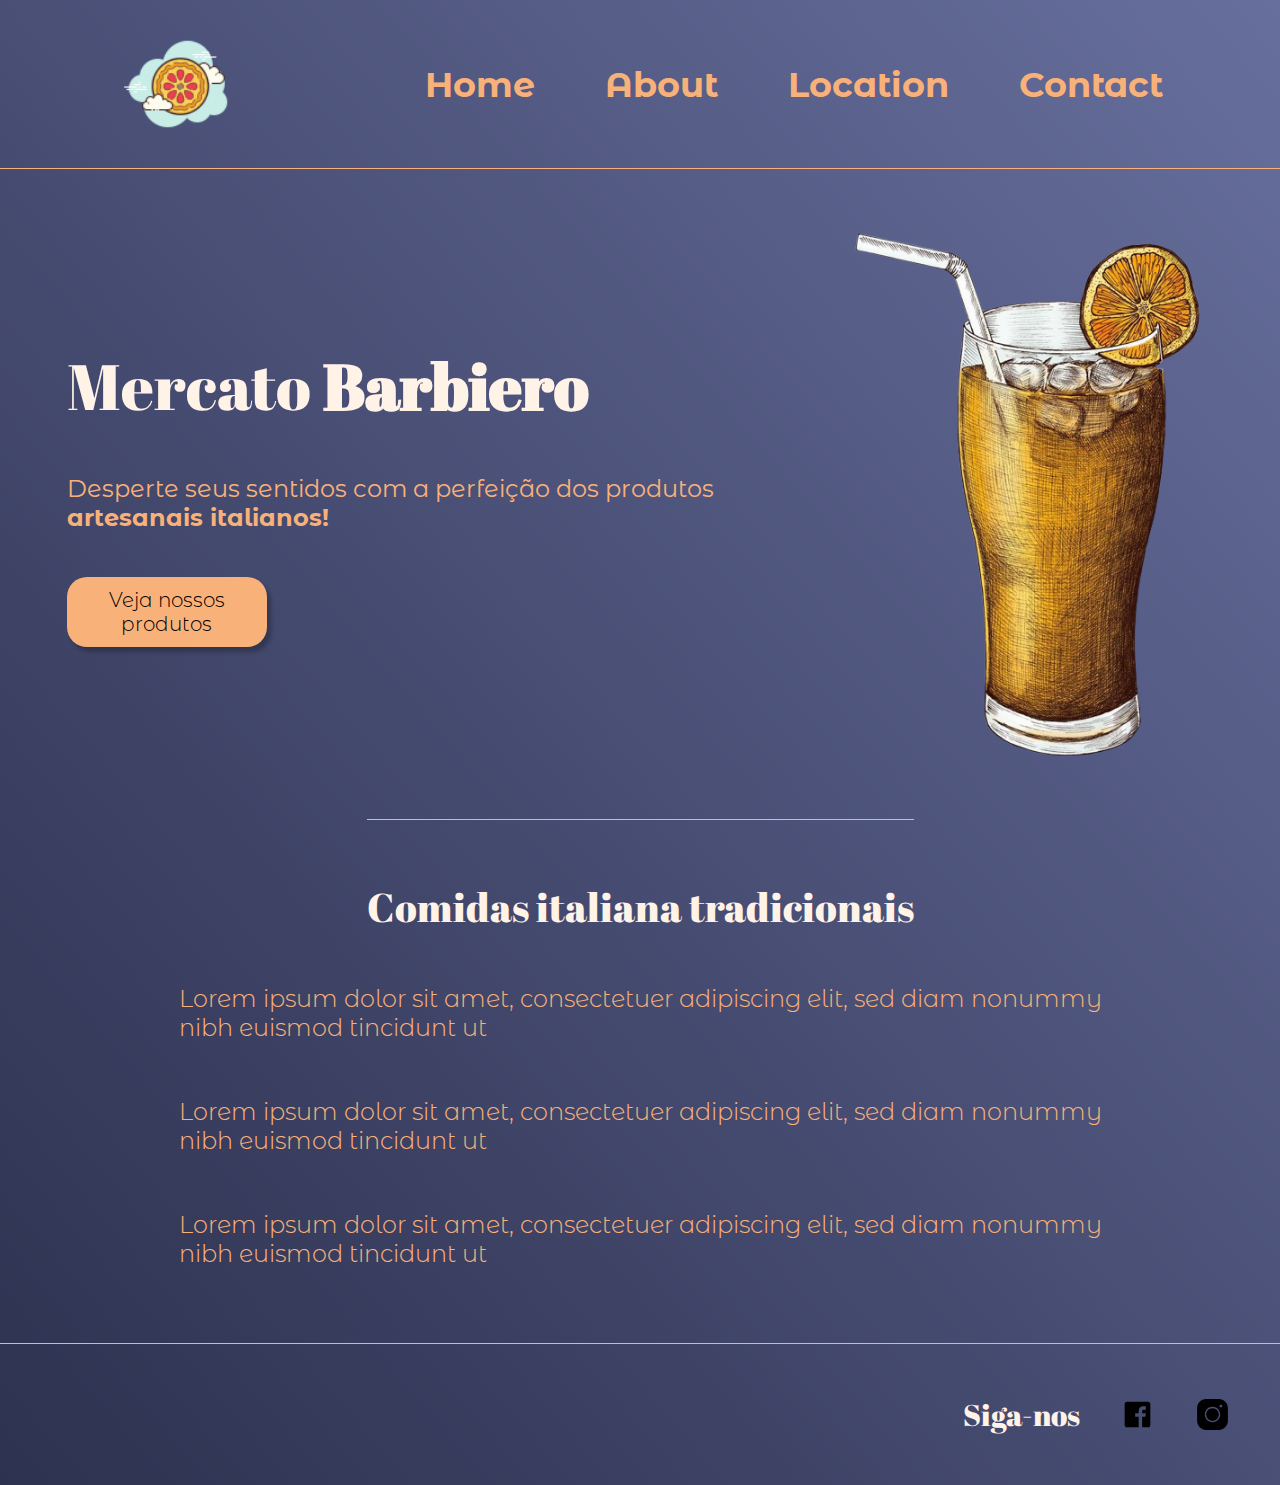
<file: ESTUDOS_CONCEITOS/Landing_Page_Flexbox/index.html>
<!DOCTYPE html>
<html lang="pt-BR">

<head>
    <meta charset="UTF-8">
    <meta name="viewport" content="width=device-width, initial-scale=1.0">

    <link rel="stylesheet" type="text/css" href="./CSS/styles.css">

    <meta name="description" content="Desperte seus sentidos com a perfeição dos produtos artesanais italianos - tradição meticulosamente preservada, qualidade excepcionalmente entregue.">
    <title>Mercato Barbiero - cucina direttamente dall'italia </title>

</head>


<body>

    <header class="top"> 
        <img class="top-img" src="./IMAGES/pizza.png" alt="Logo">
        
        <nav class="top-menu">
            <a class="menu-item"> Home</a>
            <a class="menu-item"> About</a>
            <a class="menu-item"> Location</a>
            <a class="menu-item"> Contact</a>
        </nav>

    </header>

    <main class="mid">
        <section class="mid-prin">
            <div class="mid-prin-div">
                <h1 class="pdiv-titulo">Mercato <strong>Barbiero</strong> </h1>
                <h2 class="pdiv-subtitulo">Desperte seus sentidos com a perfeição dos produtos <br> <strong>artesanais italianos!</strong> </h2>
                <button class="pdiv-botao">Veja nossos produtos</button>
            </div>
            <img class="mid-prin-img" src="./IMAGES/limon.png" alt="Imagem Background">
        </section>

        <section class="mid-sec">            
                <h3 class="sec-titulo">Comidas italiana tradicionais</h3>
                <p class="sec-paragrafo">Lorem ipsum dolor sit amet, consectetuer adipiscing elit, sed diam nonummy <br> nibh euismod tincidunt ut</p>
                <p class="sec-paragrafo">Lorem ipsum dolor sit amet, consectetuer adipiscing elit, sed diam nonummy <br>nibh euismod tincidunt ut</p>
                <p class="sec-paragrafo">Lorem ipsum dolor sit amet, consectetuer adipiscing elit, sed diam nonummy <br>nibh euismod tincidunt ut</p>
        </section>      
    </main>

    <footer class="rodape">   
        
        <p class="rodape-p"> Siga-nos</p>

        <img class="rodape-img" src="./IMAGES/icons8-facebook.svg" alt="facebook_icon">

        <img class="rodape-img" src="./IMAGES/icons8-instagram.svg" alt="instagram_icon">

        

    </footer>

</body>


</html>
</file>
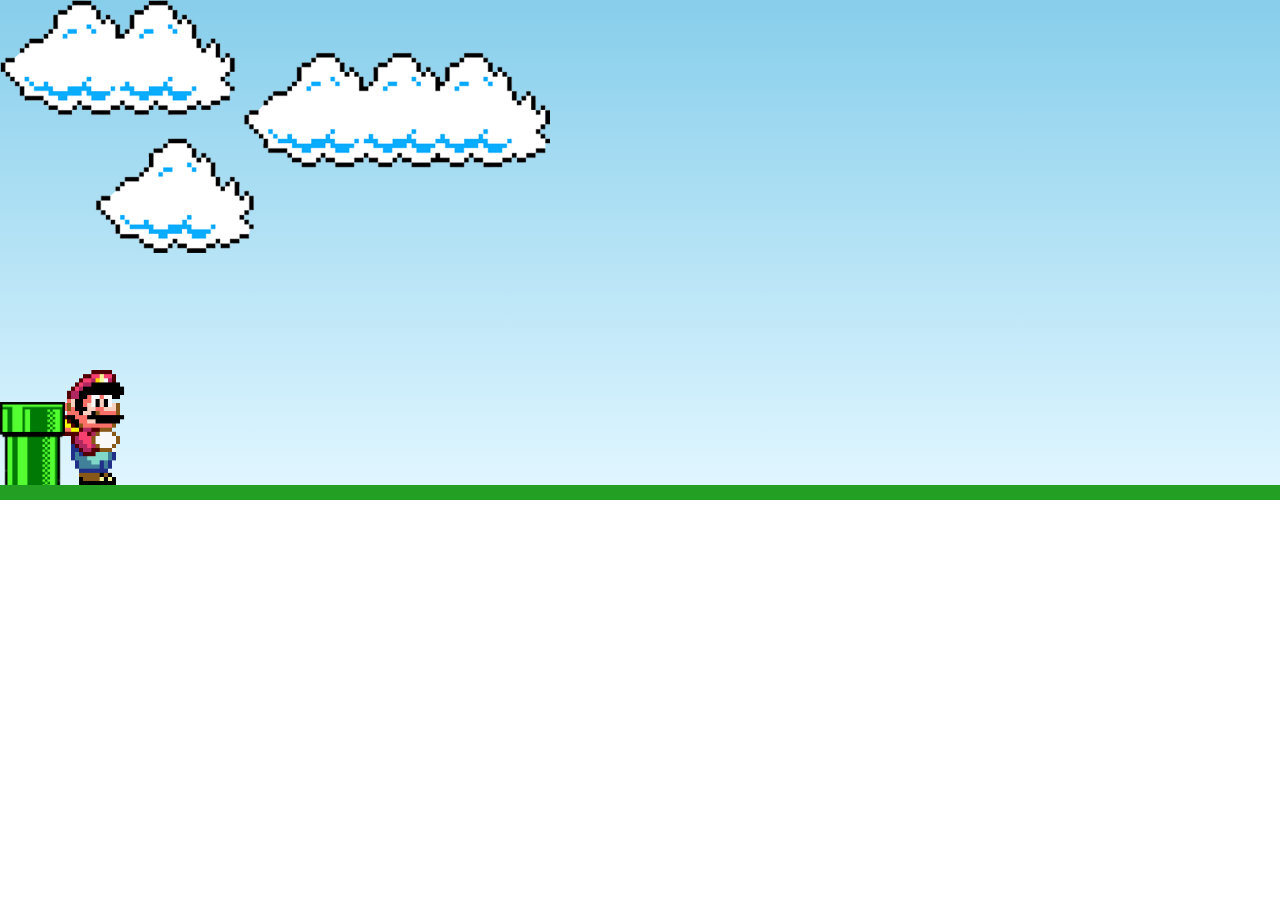
<file: ESTUDOS_CONCEITOS/Mario-Jump/index.html>
<!DOCTYPE html>
<html lang="en">
<head>
    <meta charset="UTF-8">
    <meta name="viewport" content="width=device-width, initial-scale=1.0">

    <link rel="stylesheet" href="./css/style.css">
    <script defer src="./js/script.js"></script>

    <title>Mario Jump</title>
</head>
<body>

    <div class="game-board">

        <img src="./images/clouds.png" class="clouds">
        <img src="./images/mario.gif" class="mario">
        <img src="./images/pipe.png" class="pipe">


    </div>
    
</body>
</html>
</file>
<file: ESTUDOS_CONCEITOS/Landing_Page_Flexbox/CSS/styles.css>
@import url('https://fonts.googleapis.com/css2?family=Abril+Fatface&family=Montserrat+Alternates:wght@400;700&display=swap');

*{
    margin: 0;
    padding: 0;
    box-sizing: border-box;
    text-decoration: none;
}

body{
    font-size: 32px;
    background-image: linear-gradient(to right top, #2d3250, #3b4062, #494f75, #585f89, #676f9d);
}

.top{
    display: flex;
    flex-direction: row;
    align-items: center;
    justify-content: space-around;
    padding: 24px;
}

.top-img{
    height: 120px;
}

.top-menu{
    display: flex;
    gap: 70px;
}

.menu-item{
    font-family: 'Montserrat Alternates', sans-serif;
    color: #f9b17a;
    font-weight: 700;
    font-size: 35px;
}

.mid{ 
    border-top: 0.4px solid #f9b17a; 
    margin-bottom: 50px;   
}

.mid-prin{
    display: flex;
    flex-direction: row;
    align-items: center;
    justify-content: space-around;
    padding-top: 50px;
}

.mid-prin-div{
    display: flex;
    flex-direction: column;
    gap: 45px;
}

.pdiv-titulo{
    font-family: 'Abril Fatface', cursive;
    font-weight: 400;
    font-size: 64px;
    color: #fff2e7;
}

.pdiv-subtitulo{
    font-family: 'Montserrat Alternates', sans-serif;
    font-weight: 400;
    font-size: 24px;
    color: #f9b17a;    
}

.pdiv-botao{
    background-color: #f9b17a;
    width: 200px;
    height: 70px;
    border: none;
    box-shadow: 4px 5px 4px rgba(0, 0, 0, 0.25);
    border-radius: 20px;
    font-family: 'Montserrat Alternates', sans-serif;
    font-weight: 300;
    font-size: 20px;
}

.pdiv-botao:hover{
    transition-duration: 0.4s;
    background-color: rgba(236, 214, 196, 0.53);
}

.mid-prin-img{
    height: 550px;
}

.mid-sec{
    display: flex;
    flex-direction: column;
    align-items: center;
    gap: 30px;
    margin-top: 50px;
}

.sec-titulo{
    border-top: 0.4px solid#f9b17a;
    padding-top: 60px;
    font-family: 'Abril Fatface', cursive;
    font-weight: 400;
    font-size: 40px;
    color: #fff2e7;
    margin-bottom: 20px;
}

.sec-paragrafo{
    font-family: 'Montserrat Alternates', sans-serif;
    font-weight: 300;
    font-size: 24px;
    color: #f9b17a;  
    margin-bottom: 25px; 
}

.rodape{
    border-top: 0.4px solid#f9b17a;
    display: flex;
    flex-direction: row;
    align-items: center;
    justify-content: flex-end;
    padding: 50px;
    gap: 40px;
}

.rodape-img{
    height: 35px;
}

.rodape-p{
    font-family: 'Abril Fatface', cursive;
    font-weight: 400;
    font-size: 30px;
    color: #fff2e7;    
}
</file>
<file: ESTUDOS_CONCEITOS/Mario-Jump/css/style.css>
*{
    margin: 0;
    padding: 0;
    box-sizing: border-box;
}

.game-board{
    width: 100%;
    height: 500px;
    border-bottom: 15px solid rgb(35, 160, 35);
    margin: 0 auto;
    position:  relative;
    overflow: hidden;
    background: linear-gradient(#87ceeb, #e0f6ff);
}

.pipe{
    position: absolute;
    bottom: 0;
    width: 65px;
    
    animation: pipe-animation 1.5s infinite linear;
}

.mario{
    width: 150px;
    position: absolute;
    bottom: 0;    
}

.jump{
    animation: mario-jump 500ms ease-out;
}

.clouds{
    position: absolute;
    width: 550px;
    animation: clouds-animation 20s infinite linear;
}

@keyframes pipe-animation {
    from{
        right: -65px;
    }
    to{
        right: 100%;
    }
}

@keyframes mario-jump {
    0%{bottom: 0;}
    40%{bottom: 170px;}
    50%{bottom: 170px;}
    60%{bottom: 170px;}
    100%{bottom: 0;}    
}

@keyframes clouds-animation {
    from{
        right: -550px;
    }
    to{
        right: 100%;
    }
}
</file>
